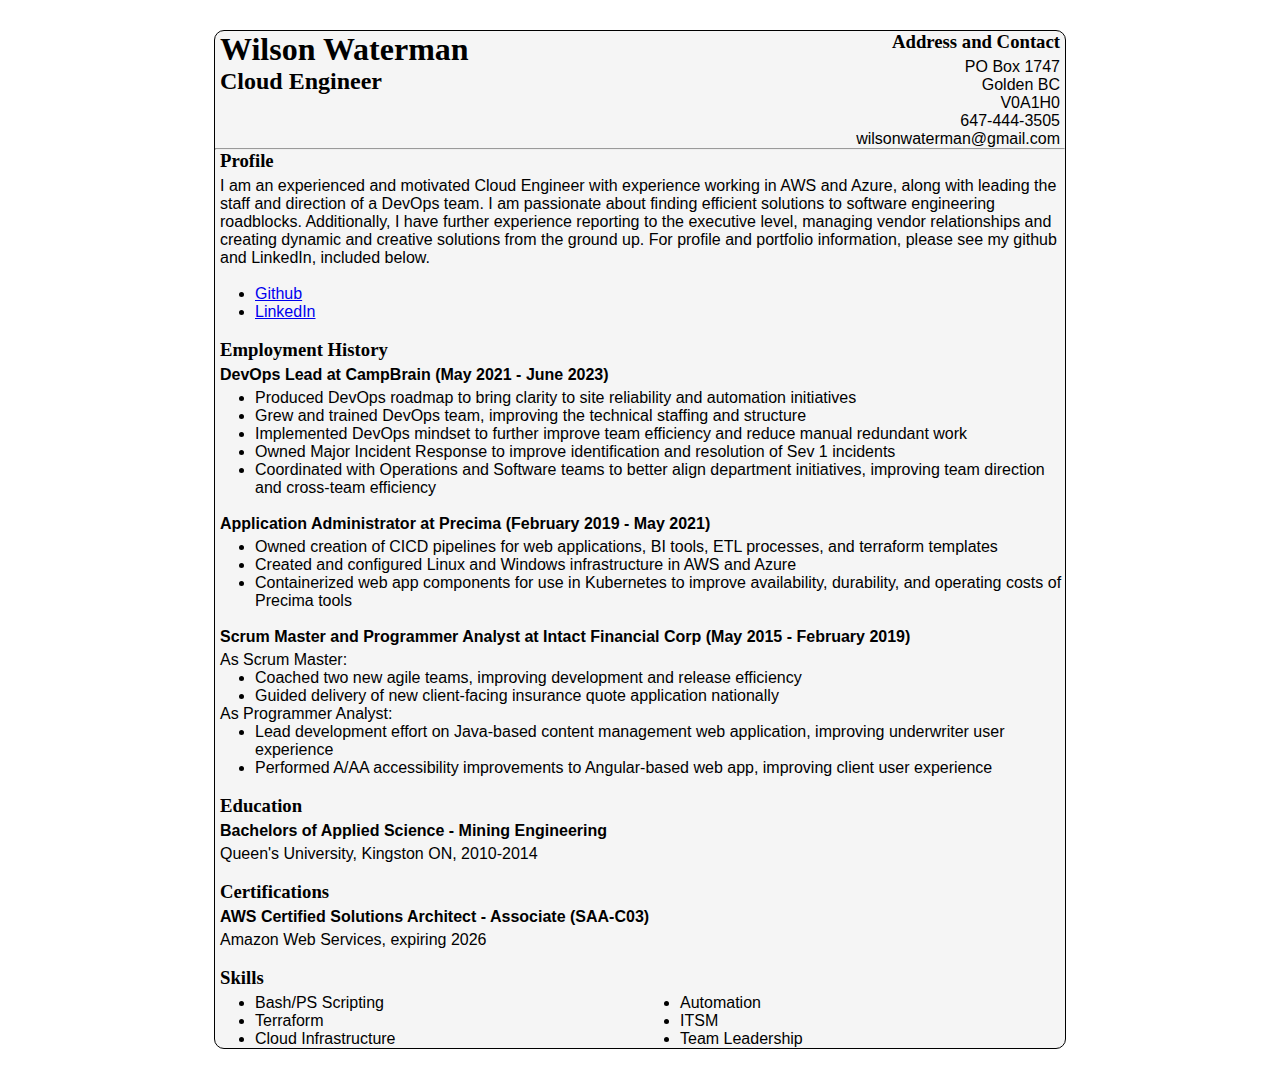
<file: index.html>
<html>
<head>
    <link rel="stylesheet" href="styles.css">
</head>
<body>
    <title>Wilson Waterman - Cloud Engineer</title>
    <!--<div id="header"></div>
    <div class="left-margin"></div>
    <div class="right-margin"></div>-->
    <div class="resume-body">
        <div class="title-row">
            <div class="column-left">
                <h1>Wilson Waterman</h1>
                <h2>Cloud Engineer</h2>
            </div>
            <div class="column-right">
                <h3>Address and Contact</h3>
                PO Box 1747<br>
                Golden BC<br>
                V0A1H0<br>
                647-444-3505<br>
                wilsonwaterman@gmail.com
            </div>
        </div>
        <div class="content">
            <hr/>
            <h3>Profile</h3>
            <p>
            I am an experienced and motivated Cloud Engineer with experience working in AWS and Azure, along with leading the staff and direction of a DevOps team.
            I am passionate about finding efficient solutions to software engineering roadblocks. Additionally, I have further experience reporting to the executive level,
            managing vendor relationships and creating dynamic and creative solutions from the ground up. For profile and portfolio information, please see my github and 
            LinkedIn, included below.
            </p>
            <br>
            <ul>
                <li><a href="https://github.com/wilsonwaterman" target="_blank">Github</a></li>
                <li><a href="https://www.linkedin.com/in/wilson-waterman-134374a5/" target="_blank">LinkedIn</a></li>
            </ul>
            <br>
            <h3>Employment History</h3>
            <p class="job-subheading">DevOps Lead at CampBrain (May 2021 - June 2023)</p>
            <ul>
                <li>Produced DevOps roadmap to bring clarity to site reliability and automation initiatives</li>
                <li>Grew and trained DevOps team, improving the technical staffing and structure</li>
                <li>Implemented DevOps mindset to further improve team efficiency and reduce manual redundant work</li>
                <li>Owned Major Incident Response to improve identification and resolution of Sev 1 incidents</li>
                <li>Coordinated with Operations and Software teams to better align department initiatives, improving team direction and cross-team efficiency</li>
            </ul>
            <br>
            <p class="job-subheading">Application Administrator at Precima (February 2019 - May 2021)</p>
            <ul>
                <li>Owned creation of CICD pipelines for web applications, BI tools, ETL processes, and terraform templates</li>
                <li>Created and configured Linux and Windows infrastructure in AWS and Azure</li>
                <li>Containerized web app components for use in Kubernetes to improve availability, durability, and operating costs of Precima tools</li>
            </ul>
            <br>
            <p class="job-subheading">Scrum Master and Programmer Analyst at Intact Financial Corp (May 2015 - February 2019)</p>
            <p>As Scrum Master:</p>
            <ul>
                <li>Coached two new agile teams, improving development and release efficiency</li>
                <li>Guided delivery of new client-facing insurance quote application nationally</li>
            </ul>
            <p>As Programmer Analyst:</p>
            <ul>
                <li>Lead development effort on Java-based content management web application, improving underwriter user experience</li>
                <li>Performed A/AA accessibility improvements to Angular-based web app, improving client user experience</li>
            </ul>
            <br>
            <h3>Education</h3>
            <p class="job-subheading">Bachelors of Applied Science - Mining Engineering</p>
            <p>Queen's University, Kingston ON, 2010-2014</p>
            <br>
            <h3>Certifications</h3>
            <p class="job-subheading">AWS Certified Solutions Architect - Associate (SAA-C03)</p>
            <p>Amazon Web Services, expiring 2026</p>
            <br>
            <h3>Skills</h3>
        </div>
        <div class="bottom-row">
            <div class="column-left">
                <ul>
                    <li>Bash/PS Scripting</li>
                    <li>Terraform</li>
                    <li>Cloud Infrastructure</li>
                </ul>
            </div>
            <div class="column-right-la">
                <ul>
                    <li>Automation</li>
                    <li>ITSM</li>
                    <li>Team Leadership</li>
                </ul>
            </div>
        </div>
    </div>
    <!--<div id="footer"></div>-->
</body>
</html>
</file>
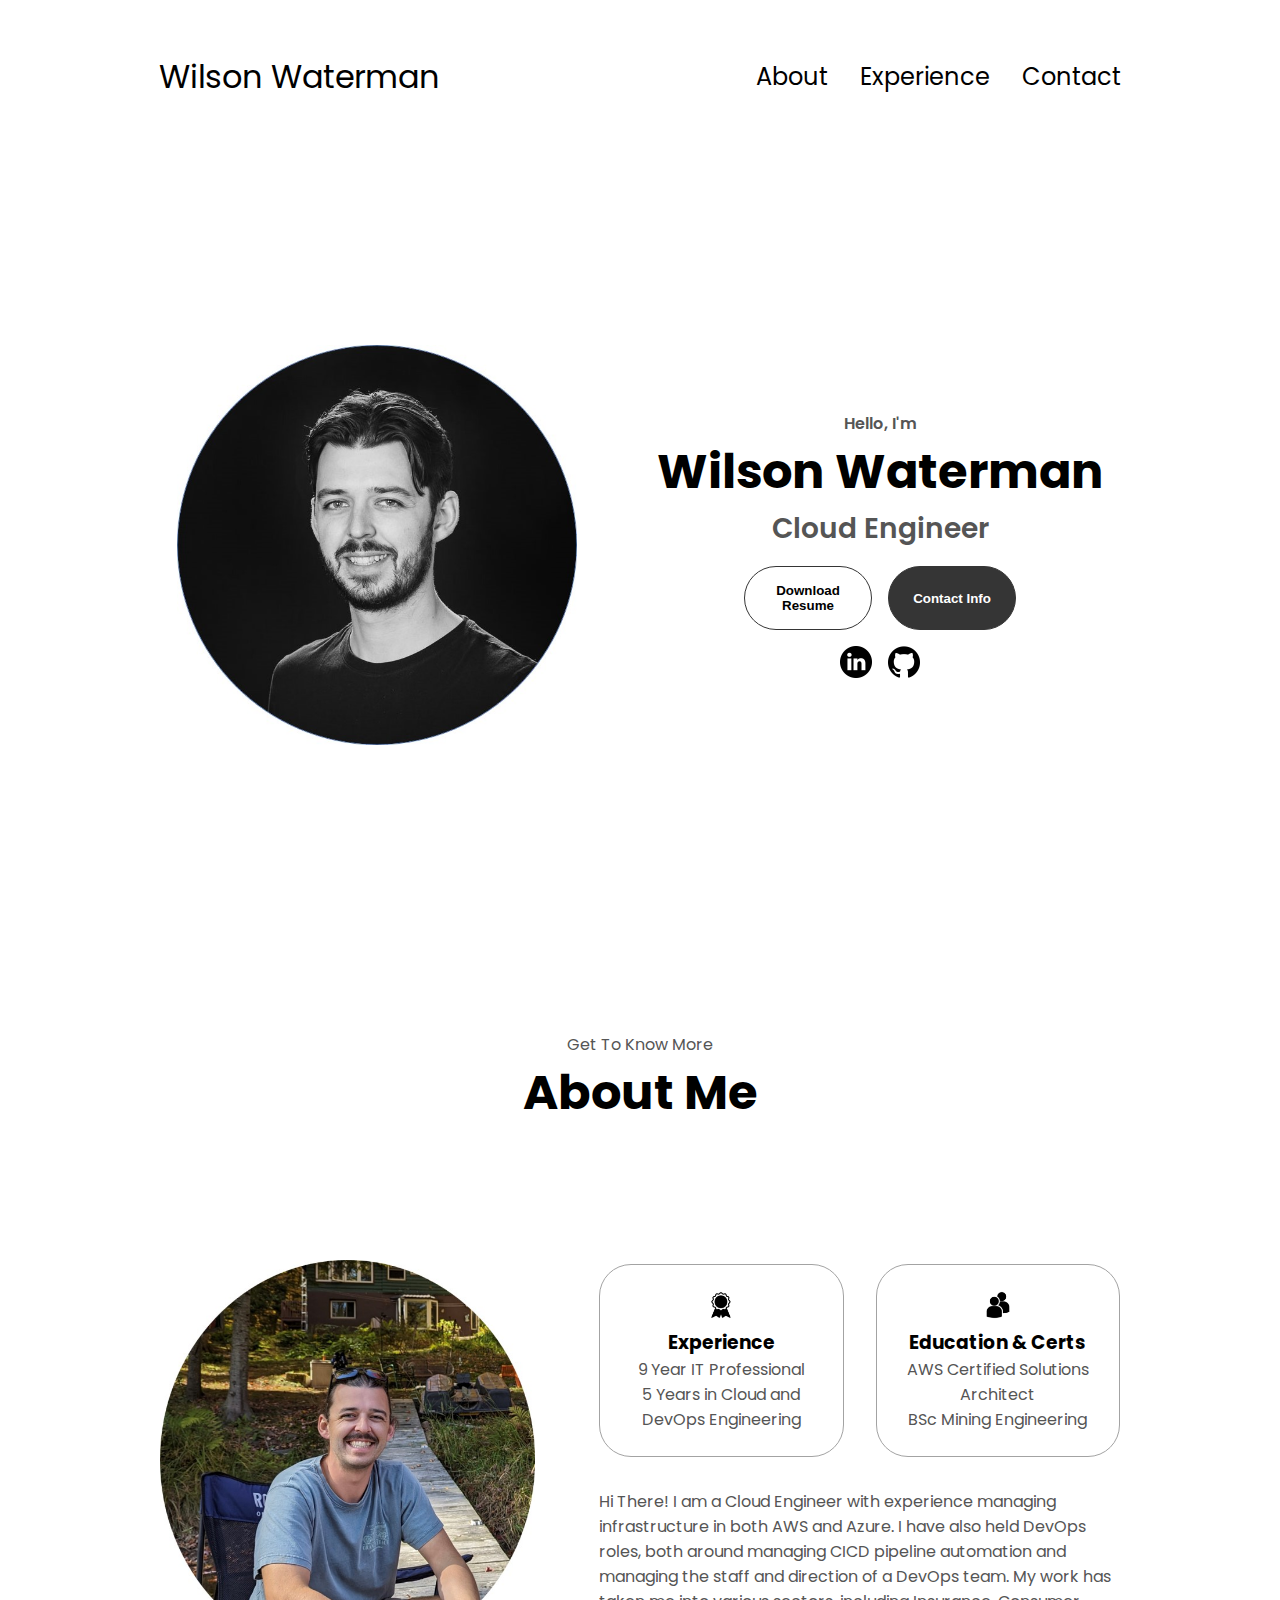
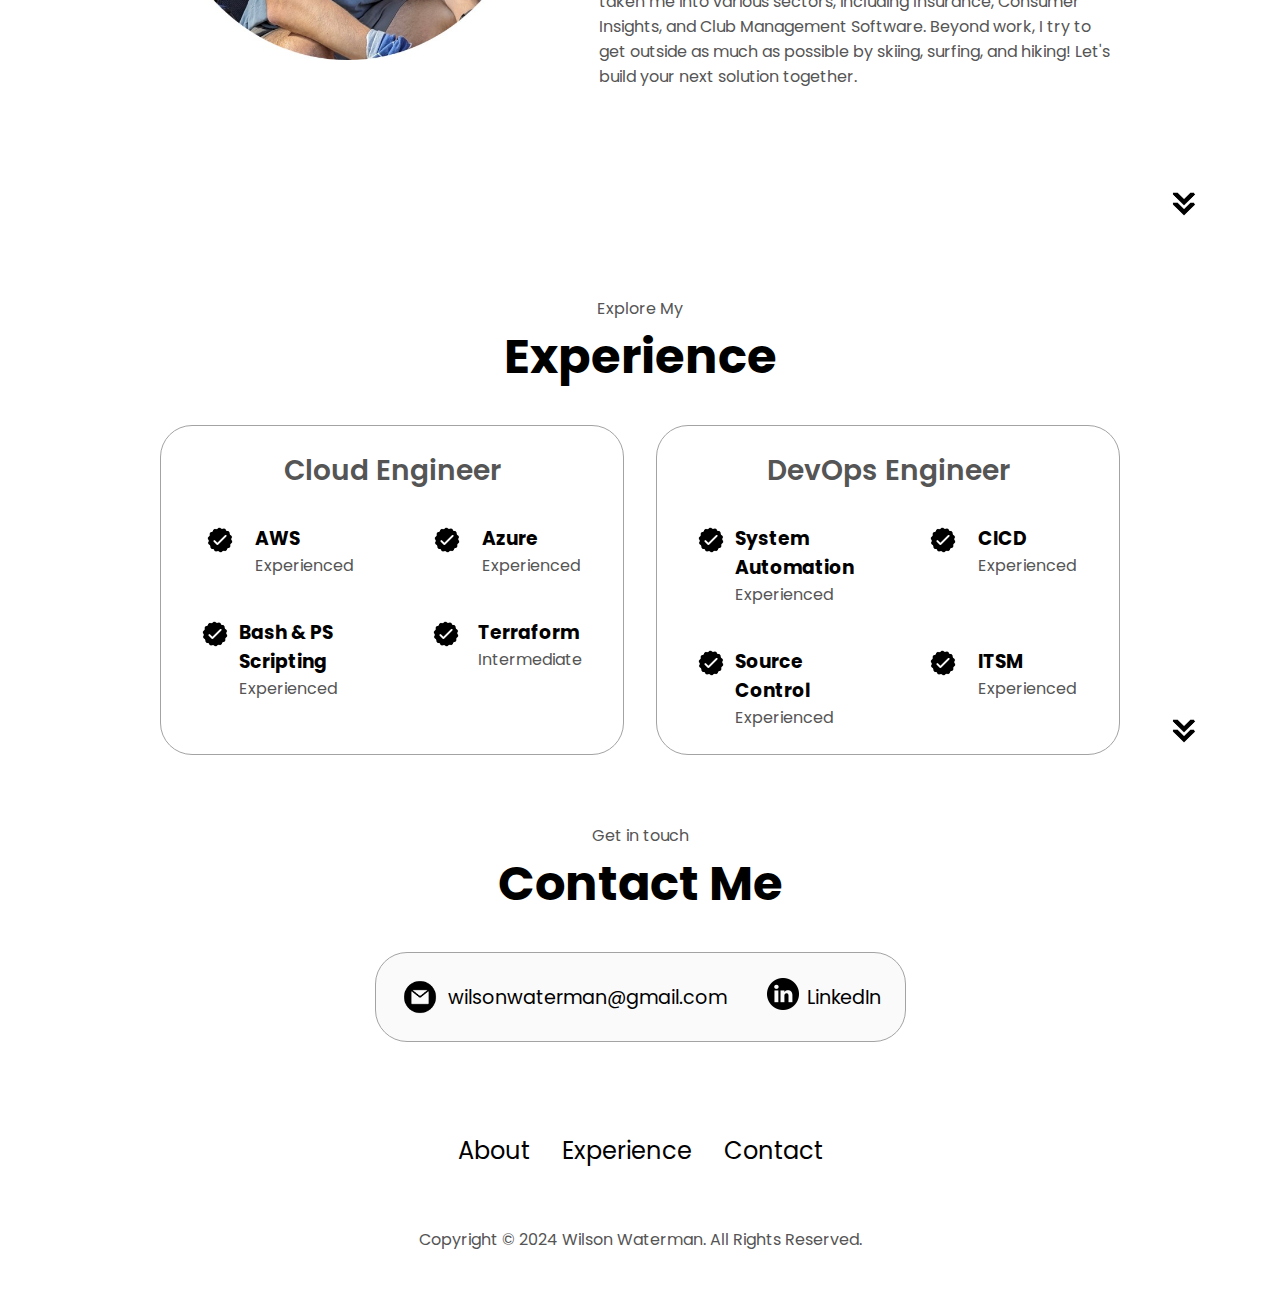
<file: webpage/index.html>
<!DOCTYPE html>
<html lang="en">
<head>
    <meta charset="UTF-8">
    <meta name="viewport" content="width=device-width, initial-scale=1.0">
    <title>Wilson Waterman - Cloud Engineer</title>
    <link rel="stylesheet" href="styles.css">
    <link rel="stylesheet" href="mediaqueries.css">
</head>
<body onload="incrementVisitorCounter()">
    <nav id="desktop-nav">
        <div class="logo">Wilson Waterman</div>
        <div>
            <ul class="nav-links">
                <li><a href="#about">About</a></li>
                <li><a href="#experience">Experience</a></li>
                <!-- <li><a href="#projects">Projects</a></li> -->
                <li><a href="#contact">Contact</a></li>
            </ul>
        </div>
    </nav>
    <nav id="hamburger-nav">
        <div class="logo">Wilson Waterman</div>
        <div class="hamburger-menu">
            <div class="hamburger-icon" onclick="toggleMenu()">
                <span></span>
                <span></span>
                <span></span>
            </div>
            <div class="menu-links">
                <li><a href="#about" onclick="toggleMenu()">About</a></li>
                <li><a href="#experience" onclick="toggleMenu()">Experience</a></li>
                <!-- <li><a href="#projects" onclick="toggleMenu()">Projects</a></li> -->
                <li><a href="#contact" onclick="toggleMenu()">Contact</a></li>
            </div>
        </div>
    </nav>
    <section id="profile">
        <div class="section__pic-container">
            <img src="./assets/linkedin-headshot-circle.jpg" alt="Wilson Waterman profile picture" />
        </div>
        <div class="section__text">
            <p class="section__text__p1">Hello, I'm</p>
            <h1 class="title">Wilson Waterman</h1>
            <p class="section__text__p2">Cloud Engineer</p>
            <div class="btn-container">
                <button class="btn btn-color-2" onClick="window.open('./assets/WilsonWaterman_Resume_CLOUD.pdf')">Download Resume</button>
                <button class="btn btn-color-1" onClick="location.href='./#contact'">Contact Info</button>
            </div>
            <div id="socials-container">
                <img src="./assets/linkedin.png" alt="My LinkedIn profile" class="icon" onClick="location.href='https://www.linkedin.com/in/wilson-waterman-134374a5/'"/>
                <img src="./assets/github.png" alt="My GitHub profile" class="icon" onClick="location.href='https://github.com/wilsonwaterman'"/>
            </div>
        </div>
    </section>
    <section id="about">
        <p class="section__text__p1">Get To Know More</p>
        <h1 class="title">About Me</h1>
        <div class="section-container">
            <div class="section__pic-container">
                <img src="./assets/dock-shot.jpg" alt="Profile Picture" class="about-pic"/>
            </div>
            <div class="about-details-container">
                <div class="about-containers">
                    <div class="details-container">
                        <img src="./assets/experience.png" alt="experience icon" class="icon"/>
                        <h3>Experience</h3>
                        <p>9 Year IT Professional<br />5 Years in Cloud and DevOps Engineering</p>
                    </div>
                    <div class="details-container">
                        <img src="./assets/education.png" alt="Education Icon" class="icon"/>
                        <h3>Education & Certs</h3>
                        <p>AWS Certified Solutions Architect<br />BSc Mining Engineering</p>
                    </div>
                </div>
                <div class="text-container">
                    <p>
                        Hi There! I am a Cloud Engineer with experience managing infrastructure in both AWS and Azure. I have also held DevOps roles, both around managing CICD pipeline automation and managing the staff and direction of a DevOps team. My work has taken me into various sectors, including Insurance, Consumer Insights, and Club Management Software. Beyond work, I try to get outside as much as possible by skiing, surfing, and hiking! Let's build your next solution together.
                    </p>
                </div>
            </div>
        </div>
        <img src="./assets/arrow.png" alt="Arrow Icon" class="icon arrow" onClick="location.href='./#experience'"/>
    </section>
    <section id="experience">
        <p class="section__text__p1">Explore My</p>
        <h1 class="title">Experience</h1>
        <div class="experience-details-container">
            <div class="about-containers">
                <div class="details-container">
                    <h2 class="experience-sub-title">Cloud Engineer</h2>
                    <div class="article-container">
                        <article>
                            <img src="./assets/checkmark.png" alt="experience icon" class="icon"/>
                            <div>
                                <h3>AWS</h3>
                                <p>Experienced</p>
                            </div>
                        </article>
                        <article>
                            <img src="./assets/checkmark.png" alt="experience icon" class="icon"/>
                            <div>
                                <h3>Azure</h3>
                                <p>Experienced</p>
                            </div>
                        </article>
                        <article>
                            <img src="./assets/checkmark.png" alt="experience icon" class="icon"/>
                            <div>
                                <h3>Bash & PS Scripting</h3>
                                <p>Experienced</p>
                            </div>
                        </article>
                        <article>
                            <img src="./assets/checkmark.png" alt="experience icon" class="icon"/>
                            <div>
                                <h3>Terraform</h3>
                                <p>Intermediate</p>
                            </div>
                        </article>
                    </div>
                </div>
                <div class="details-container">
                    <h2 class="experience-sub-title">DevOps Engineer</h2>
                    <div class="article-container">
                        <article>
                            <img src="./assets/checkmark.png" alt="experience icon" class="icon"/>
                            <div>
                                <h3>System Automation</h3>
                                <p>Experienced</p>
                            </div>
                        </article>
                        <article>
                            <img src="./assets/checkmark.png" alt="experience icon" class="icon"/>
                            <div>
                                <h3>CICD</h3>
                                <p>Experienced</p>
                            </div>
                        </article>
                        <article>
                            <img src="./assets/checkmark.png" alt="experience icon" class="icon"/>
                            <div>
                                <h3>Source Control</h3>
                                <p>Experienced</p>
                            </div>
                        </article>
                        <article>
                            <img src="./assets/checkmark.png" alt="experience icon" class="icon"/>
                            <div>
                                <h3>ITSM</h3>
                                <p>Experienced</p>
                            </div>
                        </article>
                    </div>
                </div>
            </div>
        </div>
        <!-- Switch onClick back to #projects when you re-add the section -->
        <img src="./assets/arrow.png" alt="Arrow Icon" class="icon arrow" onClick="location.href='./#contact'"/>
    </section>
    <!-- <section id="projects">
        <p class="section__text__p1">Browse my recent</p>
        <h1 class="title">Projects</h1>
        <div class="experience-details-container">
            <div class="about-containers">
                <div class="details-container color-container">
                    <div class="article-container">
                        <img src="./assets/project-1.png" alt="Project 1" class="project-img"/>
                    </div>
                    <h2 class="experience-sub-title project-title">Project 1</h2>
                    <div class="btn-container">
                        <button class="btn btn-color-2 project-btn" onClick="location.href='https://githubproject'">Github</button>
                        <button class="btn btn-color-2 project-btn" onClick="location.href='https://githubproject'">Live Demo</button>
                    </div>
                </div>
                <div class="details-container color-container">
                    <div class="article-container">
                        <img src="./assets/project-2.png" alt="Project 2" class="project-img"/>
                    </div>
                    <h2 class="experience-sub-title project-title">Project 2</h2>
                    <div class="btn-container">
                        <button class="btn btn-color-2 project-btn" onClick="location.href='https://githubproject'">Github</button>
                        <button class="btn btn-color-2 project-btn" onClick="location.href='https://githubproject'">Live Demo</button>
                    </div>
                </div>
                <div class="details-container color-container">
                    <div class="article-container">
                        <img src="./assets/project-3.png" alt="Project 3" class="project-img"/>
                    </div>
                    <h2 class="experience-sub-title project-title">Project 3</h2>
                    <div class="btn-container">
                        <button class="btn btn-color-2 project-btn" onClick="location.href='https://githubproject'">Github</button>
                        <button class="btn btn-color-2 project-btn" onClick="location.href='https://githubproject'">Live Demo</button>
                    </div>
                </div>
            </div>
        </div>
        <img src="./assets/arrow.png" alt="Arrow Icon" class="icon arrow" onClick="location.href='./#contact'"/>
    </section> -->
    <section id="contact">
        <p class="section__text__p1">Get in touch</p>
        <h1 class="title">Contact Me</h1>
        <div class="contact-info-upper-container">
            <div class="contact-info-container">
                <img src="./assets/email.png" alt="email icon" class="icon contact-icon email-icon"/>
                <p><a href="mailto:wilsonwaterman@gmail.com">wilsonwaterman@gmail.com</p>
            </div>
            <div class="contact-info-container">
                <img src="./assets/linkedin.png" alt="LinkedIn icon" class="icon contact-icon"/>
                <p><a href="https://www.linkedin.com/in/wilson-waterman-134374a5/">LinkedIn</a></p>
            </div>
        </div>
    </section>
    <footer>
        <nav>
            <div class="nav-links-container">
                <ul class="nav-links">
                    <li><a href="#about">About</a></li>
                    <li><a href="#experience">Experience</a></li>
                    <!-- <li><a href="#projects">Projects</a></li> -->
                    <li><a href="#contact">Contact</a></li>
                </ul>
            </div>
        </nav>
        <p>Copyright &#169; 2024 Wilson Waterman. All Rights Reserved.</p>
        <span id="visitor_counter"></span>
    </footer>
    <script src="scripts.js"></script>
</body>
</html>
</file>
<file: styles.css>
* {
    max-width: 950px;
    margin: auto;
}

#header {
    height: 30px;
    width: 100%;
    background-color: #99ddff;
    position: fixed;
    z-index: 1;
}

/*.background-effect {
    background-color: #99ddff;
    max-width: 950px;
    position: relative;
}*/

/*.left-margin {
    height: 1000px;
    width: 50px;
    background-color: #99ddff;
    float: left;
    position: fixed;
    top: 30px;
}

.right-margin {
    height: 1000px;
    width: 50px;
    background-color: #99ddff;
    float: right;
    position: fixed;
    top: 30px;
}*/

.resume-body {
    font-family: Tahoma, Arial, sans-serif;
    border: 1px solid black;
    max-width: 850px;
    background-color: #f5f5f5;
    position: relative;
    margin-top: 30px;
    margin-bottom: 30px;
}

.title-row {
    margin-left: 5px;
    margin-right: 5px;
}

.column-left {
    float: left;
    width: 50%;
    text-align: left;
}

.column-right {
    float: left;
    width: 50%;
    text-align: right;
}

.column-right-la {
    float: left;
    width: 50%;
    text-align: left;
}

.title-row:after {
    content: "";
    display: table;
    clear: both;
}

div {
    border-radius: 10px;
}

.content {
    display: inline-block;
}

h1,h2 {
    font-family: Georgia, serif;
}

h3 {
    font-family: Georgia, serif;
    margin-bottom: 5px;
    margin-left: 5px;
}

p {
    margin-left: 5px;
    margin-right: 5px;
}

.job-subheading {
    font-weight: bold;
    margin-bottom: 5px;
}

.bottom-row:after {
    content: "";
    display: table;
    clear: both;
}
</file>
<file: webpage/styles.css>
/* GENERAL */

@import url('https://fonts.googleapis.com/css2?family=Poppins:wght@300;400;500;600&display=swap');

* {
    margin: 0;
    padding: 0;
}

body {
    font-family: "Poppins", sans-serif;
}

html {
    scroll-behavior: smooth;
}

p {
    color: rgb(85,85,85);
}

/* TRANSITION */

a,
.btn {
    transition: all 300ms ease;
}

/* DESKTOP NAV */ 

nav,
.nav-links {
    display: flex;
}

nav {
    justify-content: space-around;
    align-items: center;
    height: 17vh;
}

.nav-links {
    gap: 2rem;
    list-style: none;
    font-size: 1.5rem;
}

a {
    color: black;
    text-decoration: none;
    text-decoration-color: white;
}

a:hover {
    color: grey;
    text-decoration: underline;
    text-underline-offset: 1rem;
    text-decoration-color: rgb(181,181,181);
}

.logo {
    font-size: 2rem;
}

.logo:hover {
    cursor: default;
}

/* HAMBURGER */

#hamburger-nav {
    display: none;
}

.hamburger-menu {
    position: relative;
    display: inline-block;
}

.hamburger-icon {
    display: flex;
    flex-direction: column;
    justify-content: space-between;
    height: 24px;
    width: 30px;
    cursor: pointer;
}

.hamburger-icon span {
    width: 100%;
    height: 2px;
    background-color: black;
    transition: all 0.3 ease-in-out;
}

.menu-links {
    position: absolute;
    top: 100%;
    right: 0%;
    background-color: white;
    width: fit-content;
    max-height: 0;
    overflow: hidden;
    transition: all 0.3 ease-in-out;
}

.menu-links a {
    display: block;
    padding: 10px;
    text-align: center;
    font-size: 1.5rem;
    color: black;
    text-decoration: none;
    transition: all 0.3 ease-in-out;
}

.menu-links li {
    list-style: none;
}

.menu-links.open {
    max-height: 300px;
}

.hamburger-icon.open span:first-child {
    transform: rotate(45deg) translate(10px,5px);
}

.hamburger-icon.open span:nth-child(2) {
    opacity: 0;
}

.hamburger-icon.open span:last-child {
    transform: rotate(-45deg) translate(10px,-5px);
}

.hamburger-icon span:first-child {
    transform: none;
}

.hamburger-icon span:first-child {
    opacity: 1;
}

.hamburger-icon span:first-child {
    transform: none;
}

/* SECTIONS */

section {
    padding-top: 4vh;
    height: 96vh;
    margin: 0 10rem;
    box-sizing: border-box;
    min-height: fit-content;
}

.section-container {
    display: flex;
}

/* PROFILE SECTION */

#profile {
    display: flex;
    justify-content: center;
    gap: 5rem;
    height: 80vh;
}

.section__pic-container {
    display: flex;
    height: 400px;
    width: 400px;
    margin: auto 0;
}

.section__text {
    align-self: center;
    text-align: center;
}

.section__text p {
    font-weight: 600;
}

.section__text__p1 {
    text-align: center;
}

.section__text__p2 {
    font-size: 1.75rem;
    margin-bottom: 1rem;
}

.title {
    font-size: 3rem;
    text-align: center;
}

#socials-container {
    display: flex;
    justify-content: center;
    margin-top: 1rem;
    gap: 1rem;
}

/* ICONS */

.icon {
    cursor: pointer;
    height: 2rem;
}

/* BUTTONS */

.btn-container {
    display: flex;
    justify-content: center;
    gap: 1rem;
}

.btn {
    font-weight: 600;
    transition: all 300ms ease;
    padding: 1rem;
    width: 8rem;
    border-radius: 2rem;
}

.btn-color-1,
.btn-color-2 {
    border: rgb(53,53,53) 0.1rem solid;
}

.btn-color-1:hover,
.btn-color-2:hover {
    cursor: pointer;
}

.btn-color-1,
.btn-color-2:hover {
    background: rgb(53,53,53);
    color: white;
}

.btn-color-1:hover {
    background: rgb(0,0,0);
}

.btn-color-2 {
    background: none;
}

.btn-color-2:hover {
    border: rgb(255,255,255) 0.1rem solid;
}

.btn-container {
    gap: 1rem;
}

/* ABOUT SECTION */

#about {
    position: relative;
}

.about-containers {
    gap: 2rem;
    margin-bottom: 2rem;
    margin-top: 2rem;
}

.about-details-container {
    justify-content: center;
    flex-direction: column;
}

.about-containers,
.about-details-container {
    display: flex;
}

.about-pic {
    border-radius: 2rem;
}

.arrow {
    position: absolute;
    right: -5rem;
    bottom: 2.5rem;
}

.details-container {
    padding: 1.5rem;
    flex: 1;
    background: white;
    border-radius: 2rem;
    border: rgb(53,53,53) 0.1rem solid;
    border-color: rgb(163,163,163);
    text-align: center;
}

.section-container {
    gap: 4rem;
    height: 80%;
}

.section__pic-container {
    height: 400px;
    width: 400px;
    margin: auto 0;
}

/* EXPERIENCE SECTION */

#experience {
    position: relative;
}

.experience-sub-title {
    color: rgb(85,85,85);
    font-weight: 600;
    font-size: 1.75rem;
    margin-bottom: 2rem;
}

.experience-details-container {
    display: flex;
    justify-content: center;
    flex-direction: column;
}

.article-container {
    display: flex;
    text-align: initial;
    flex-wrap: wrap;
    flex-direction: row;
    gap: 2.5rem;
    justify-content: space-around;
}

article {
    display: flex;
    width: 10rem;
    justify-content: space-around;
    gap: 0.5rem;
}

article .icon {
    cursor: default;
}

/* PROJECTS SECTION */

#projects {
    position: relative;
}

.color-container {
    border-color: rgb(163,163,163);
    background: rgb(250,250,250);
}

.project-img {
    border-radius: 2rem;
    width: 90%;
    height: 90%;
}

.project-title {
    margin: 1rem;
    color: black;
}

.project-btn {
    color: black;
    border-color: rgb(163,163,163);
}

/* CONTACT SECTION */

#contact {
    display: flex;
    justify-content: center;
    flex-direction: column;
    height: 70vh;
}

.contact-info-upper-container {
    display: flex;
    justify-content: center;
    border-radius: 2rem;
    border: rgb(53,53,53) 0.1rem solid;
    border-color: rgb(163,163,163);
    background: rgb(250,250,250);
    margin: 2rem auto;
    padding: 0.5rem;
}

.contact-info-container {
    display: flex;
    align-items: center;
    justify-content: center;
    gap: 0.5rem;
    margin: 1rem;
}

.contact-info-container p {
    font-size: larger;
}

.contact-icon {
    cursor: default;
}

.email-icon {
    height: 2.5rem;
}

/* FOOTER SECTION */

footer {
    height: 26vh;
    margin: 0 1rem;
}

footer p {
    text-align: center;
}
</file>
<file: webpage/mediaqueries.css>
@media screen and (max-width: 1400px) {
    #profile {
        height: 83vh;
        margin-bottom: 6rem;
    }
    .about-containers {
        flex-wrap: wrap;
    }
    /* Replace experience with projects when you bring back the projects section */
    #contact,
    #experience {
        height: fit-content;
    }
}

@media screen and (max-width: 1200px) {
    #desktop-nav {
        display: none;
    }
    #hamburger-nav {
        display: flex;
    }
    #experience,
    .experience-details-container {
        margin-top: 2rem;
    }
    #profile,
    .section-container {
        display: block;
    }
    .arrow {
        display: none;
    }
    section,
    .section-container {
        height: fit-content;
    }
    section {
        margin: 0 5%;
    }
    .section__pic-container {
        width: 275px;
        height: 275px;
        margin: 0 auto 2rem;
    }
    .about-containers {
        margin-top: 0;
    }
}

@media screen and (max-width: 600px) {
    #contact,
    footer {
        height: 40vh;
    }
    #profile {
        height: 83vh;
        margin-bottom: 0;
    }
    article {
        font-size: 1rem;
    }
    footer nav {
        height: fit-content;
        margin-bottom: 2rem;
    }
    .about-containers,
    .contact-info-upper-container,
    .btn-container {
        flex-wrap: wrap;
    }
    .contact-info-container {
        margin: 0;
    }
    .contact-info-container p,
    .nav-links li a {
        font-size: 1rem;
    }
    .experience-sub-title {
        font-size: 1.25rem;
    }
    .logo {
        font-size: 1.5rem;
    }
    .nav-links {
        flex-direction: column;
        gap: 0.5rem;
        text-align: center;
    }
    .section__pic-container {
        width: auto;
        height: 46vw;
        justify-content: center;
    }
    .section__text__p2 {
        font-size: 1.25rem;
    }
    .title {
        font-size: 2rem;
    }
    .text-container {
        text-align: justify;
    }
}
</file>
